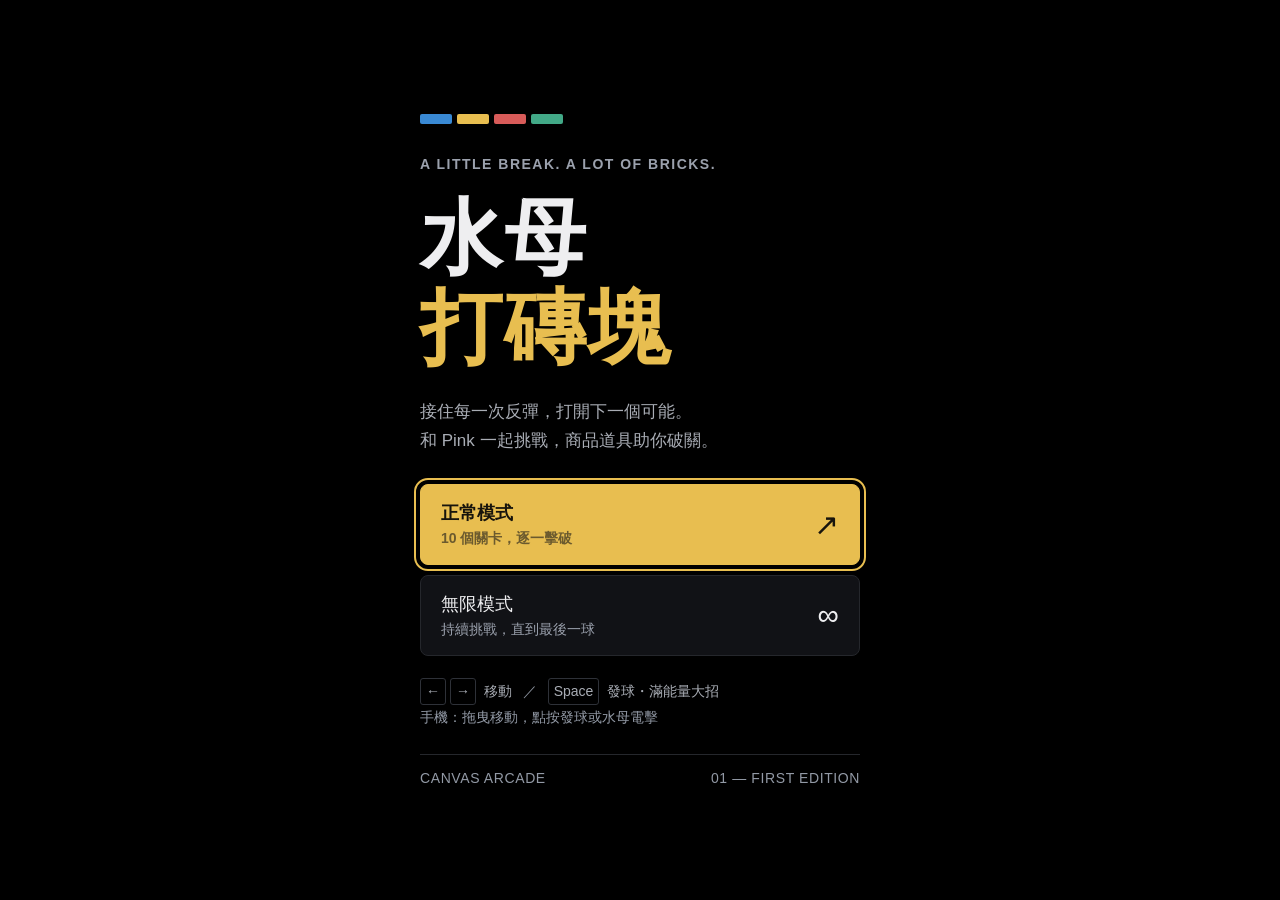
<file: index.html>
<!doctype html>
<html lang="zh-Hant">
<head>
  <meta charset="utf-8">
  <meta name="viewport" content="width=device-width, initial-scale=1, viewport-fit=cover">
  <meta name="theme-color" content="#000000">
  <link rel="icon" href="data:image/svg+xml,%3Csvg xmlns='http://www.w3.org/2000/svg' viewBox='0 0 32 32'%3E%3Cpath fill='%233989D4' d='M2 5h12v9H2z'/%3E%3Cpath fill='%23E8BE50' d='M18 5h12v9H18z'/%3E%3Cpath fill='%23D85B59' d='M2 18h12v9H2z'/%3E%3Cpath fill='%2342A987' d='M18 18h12v9H18z'/%3E%3C/svg%3E">
  <title>水母打磚塊</title>
  <link rel="stylesheet" href="style.css">
</head>
<body>
  <main class="app">
    <section id="home" class="home" aria-labelledby="home-title">
      <div class="brand-mark" aria-hidden="true"><i></i><i></i><i></i><i></i></div>
      <p class="eyebrow">A LITTLE BREAK. A LOT OF BRICKS.</p>
      <h1 id="home-title" aria-label="水母打磚塊">水母<br><span>打磚塊</span></h1>
      <p class="intro">接住每一次反彈，打開下一個可能。<br>和 Pink 一起挑戰，商品道具助你破關。</p>
      <div class="mode-buttons">
        <button id="normal-mode" class="mode primary"><span>正常模式<small>10 個關卡，逐一擊破</small></span><span aria-hidden="true">↗</span></button>
        <button id="infinite-mode" class="mode"><span>無限模式<small>持續挑戰，直到最後一球</small></span><span aria-hidden="true">∞</span></button>
      </div>
      <p class="home-controls"><kbd>←</kbd><kbd>→</kbd> 移動 <span>／</span> <kbd>Space</kbd> 發球・滿能量大招<br><span class="touch-hint">手機：拖曳移動，點按發球或水母電擊</span></p>
      <div class="home-footer"><span>CANVAS ARCADE</span><span>01 — FIRST EDITION</span></div>
    </section>

    <section id="game-screen" class="game-screen" hidden aria-label="遊戲">
      <header class="game-header">
        <div class="wordmark">水母打磚塊<span id="mode-label">正常模式</span></div>
        <button id="pause-button" class="icon-button" aria-label="暫停遊戲" title="暫停（Esc）">Ⅱ</button>
      </header>
      <div class="hud" aria-live="off">
        <div><span class="hud-label">關卡</span><strong id="level-value">01 <small>/ 10</small></strong></div>
        <div class="score-cell"><span class="hud-label">分數</span><strong id="score-value">000000</strong></div>
        <div class="lives-cell"><span class="hud-label">生命</span><strong id="lives-value" aria-label="3 條生命">● ● ●</strong></div>
      </div>
      <div class="play-layout">
      <div id="board-wrap" class="board-wrap">
        <canvas id="game-canvas" width="480" height="640" tabindex="0" aria-label="水母打磚塊遊戲區。方向鍵移動、空白鍵發球或滿能量時發動水母電擊、Esc 暫停；觸控拖曳移動。"></canvas>
        <div id="pickup-toast" class="pickup-toast" hidden aria-hidden="true"><span id="pickup-text"></span></div>
        <div id="overlay" class="overlay" hidden>
          <div class="dialog" role="dialog" aria-modal="true" aria-labelledby="dialog-title" aria-describedby="dialog-description">
            <p id="dialog-tag" class="eyebrow">TAKE A BREATH</p>
            <h2 id="dialog-title">遊戲暫停</h2>
            <p id="dialog-description"></p>
            <dl id="result-stats" class="result-stats" hidden></dl>
            <div id="dialog-actions" class="dialog-actions"></div>
            <a id="result-product-link" class="result-product-link primary" href="products.html" target="_blank" rel="noopener noreferrer" title="另開分頁查看商品與遊戲效果" hidden>了解這些獎勵道具</a>
          </div>
        </div>
      </div>
      <aside id="companion" class="companion" data-mood="idle" aria-label="Pink 水母應援區">
        <div class="companion-heading"><span class="companion-dot" aria-hidden="true"></span>應援夥伴 <strong>PINK</strong></div>
        <div class="companion-stage" aria-hidden="true">
          <div class="companion-halo"></div>
          <div class="companion-float"><img id="companion-image" class="companion-image" src="assets/pink/pink-idle.png" alt="" width="1024" height="1024" draggable="false"></div>
          <span class="companion-spark spark-one">✦</span><span class="companion-spark spark-two">✦</span>
        </div>
        <div class="companion-copy"><p id="companion-message" class="companion-message">準備好了嗎？一起加油！</p><p class="companion-caption">每一次反彈，都陪著你。</p></div>
        <div class="ultimate-panel">
          <div class="energy-heading"><span class="energy-label">水母能量</span><strong id="energy-value">0 / 25</strong></div>
          <div id="energy-meter" class="energy-meter" role="progressbar" aria-label="水母大招能量" aria-valuemin="0" aria-valuemax="25" aria-valuenow="0"><span id="energy-fill" class="energy-fill"></span></div>
          <p id="ultimate-status" class="ultimate-status">回擊＋1・商品＋5</p>
          <button id="ultimate-button" class="ultimate-button" disabled><span>水母電擊</span><small class="ultimate-key">SPACE</small></button>
        </div>
      </aside>
      </div>
      <footer class="game-footer">
        <div id="effects" class="effects" aria-label="生效中的道具"><span>準備好下一次反彈</span></div>
        <button id="launch-button" class="launch-button">發球 <span>SPACE ↗</span></button>
      </footer>
      <p id="status" class="sr-only" role="status" aria-live="polite"></p>
    </section>
  </main>
  <!-- Classic scripts support both file:// and HTTP. Keep dependency order. -->
  <script defer src="js/control-selection.js"></script>
  <script defer src="js/config.js"></script>
  <script defer src="js/levels.js"></script>
  <script defer src="js/powerups.js"></script>
  <script defer src="js/bricks.js"></script>
  <script defer src="js/physics.js"></script>
  <script defer src="js/ultimate.js"></script>
  <script defer src="js/game.js"></script>
  <script defer src="js/renderer.js"></script>
  <script defer src="js/input.js"></script>
  <script defer src="js/companion.js"></script>
  <script defer src="js/ui.js"></script>
  <script defer src="js/main.js"></script>
</body>
</html>
</file>
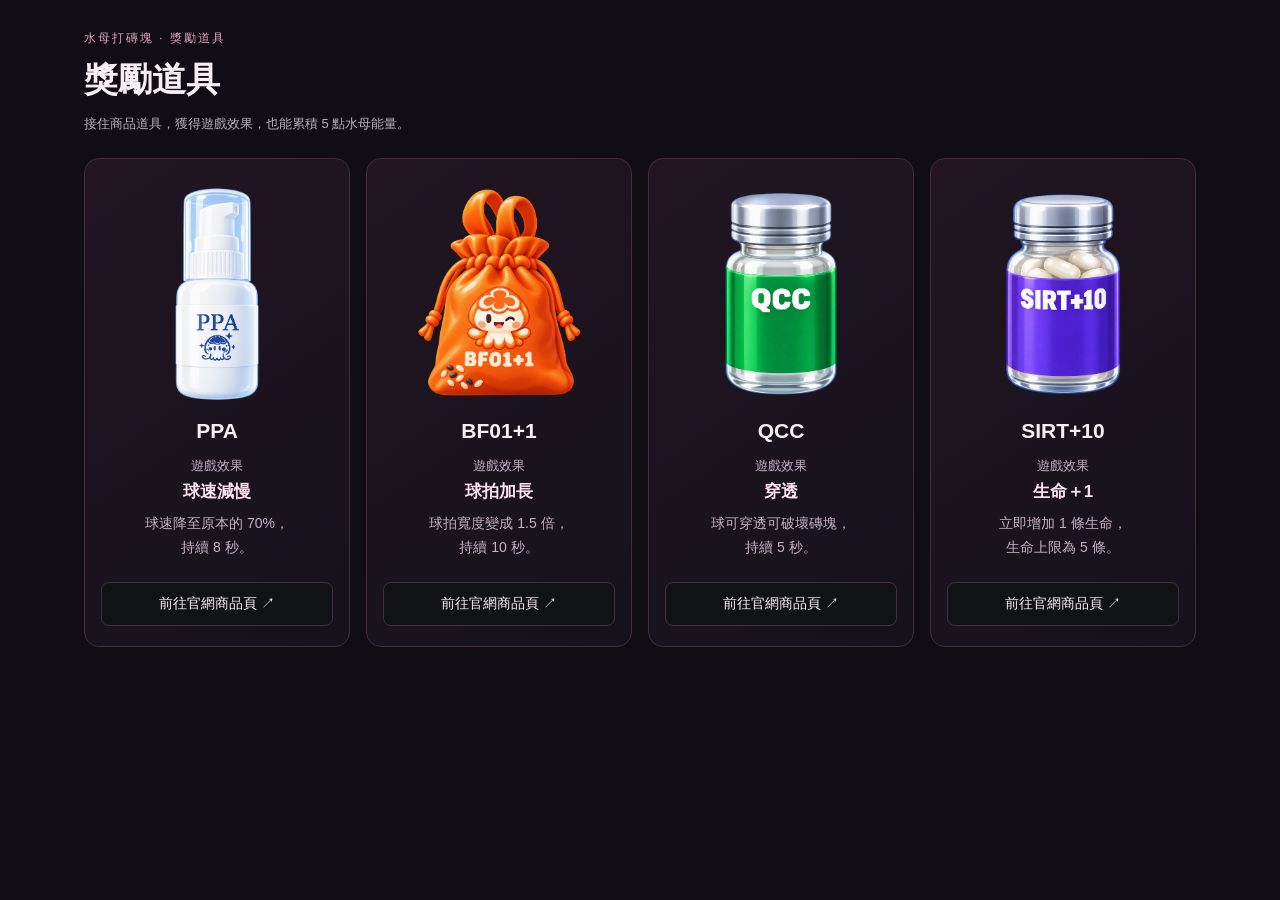
<file: products.html>
<!doctype html>
<html lang="zh-Hant">
<head>
  <meta charset="utf-8">
  <meta name="viewport" content="width=device-width, initial-scale=1">
  <title>獎勵道具</title>
  <link rel="icon" href="data:,">
  <style>
    :root { color-scheme: dark; font-family: "Segoe UI", "Noto Sans TC", Arial, sans-serif; color: #f8eff5; background: #100d14; }
    * { box-sizing: border-box; }
    body { margin: 0; }
    main { max-width: 1160px; margin: auto; padding: 30px 24px; }
    header { display: flex; justify-content: space-between; align-items: center; gap: 20px; margin-bottom: 22px; }
    .eyebrow { margin: 0; color: #dda4c0; font-size: 12px; letter-spacing: 2px; }
    h1 { margin: 10px 0; font-size: clamp(26px, 5vw, 34px); }
    .intro, .note { color: #b9acbc; line-height: 1.75; font-size: 13px; margin: 0; }
    .products { display: grid; grid-template-columns: repeat(4, minmax(0, 1fr)); gap: 16px; }
    figure { display: flex; flex-direction: column; margin: 0; border: 1px solid #422c3d; border-radius: 15px; background: linear-gradient(145deg, #211522, #15121c); padding: 20px 16px; text-align: center; }
    .portrait { height: 230px; display: grid; place-items: center; }
    .portrait img { width: 220px; height: 220px; max-width: 100%; object-fit: contain; }
    figcaption { margin: 10px 0 14px; font-size: 21px; font-weight: 600; }
    .effect { margin: 0 0 8px; font-size: 13px; color: #c4b0c4; }
    .effect b { display: block; margin-top: 5px; color: #ffe2f0; font-size: 17px; font-weight: 600; }
    .details { flex: 1; margin: 0 0 22px; color: #c4b0c4; font-size: 14px; line-height: 1.75; }
    .product-link { display: grid; place-items: center; min-height: 44px; padding: 10px 8px; border: 1px solid #422c3d; border-radius: 8px; color: #f8eff5; background: #111216; font-size: 14px; line-height: 1.5; text-decoration: none; }
    .product-link:focus { color: #17140c; background: #e8be50; border-color: #e8be50; }
    .product-link:focus-visible { outline: 2px solid #e8be50; outline-offset: 4px; }
    @media(max-width: 900px) { .products { grid-template-columns: repeat(2, minmax(0, 1fr)); } }
    @media(max-width: 420px) { main { padding: 24px 12px; } .products { gap: 10px; } figure { padding: 14px 10px; } .portrait { height: 160px; } .portrait img { width: 150px; height: 150px; } .product-link { font-size: 12px; } .details { font-size: 13px; } .eyebrow { font-size: 10px; letter-spacing: 1px; } }
  </style>
  <script defer src="js/control-selection.js"></script>
</head>
<body>
  <main>
    <header><div><p class="eyebrow">水母打磚塊 · 獎勵道具</p><h1>獎勵道具</h1><p class="intro">接住商品道具，獲得遊戲效果，也能累積 5 點水母能量。</p></div></header>
    <section class="products" aria-label="四款獎勵道具與官網商品連結">
      <figure><div class="portrait"><img src="assets/products/ppa-sample-v1.png" alt="PPA 白色按壓瓶遊戲道具" width="1254" height="1254"></div><figcaption>PPA</figcaption><p class="effect">遊戲效果<b>球速減慢</b></p><p class="details">球速降至原本的 70%，<br>持續 8 秒。</p><a class="product-link" href="https://www.012s.com.tw/products/ppa1-%E7%9A%AE%E8%86%9A%E5%95%8F%E9%A1%8C%E5%B0%88%E7%94%A8" target="_blank" rel="noopener noreferrer" aria-label="前往 PPA 官網商品頁（另開分頁）">前往官網商品頁 ↗</a></figure>
      <figure><div class="portrait"><img src="assets/products/bf01-plus1-sample-v1.png" alt="BF01+1 橘色束口袋遊戲道具" width="1254" height="1254"></div><figcaption>BF01+1</figcaption><p class="effect">遊戲效果<b>球拍加長</b></p><p class="details">球拍寬度變成 1.5 倍，<br>持續 10 秒。</p><a class="product-link" href="https://www.012s.com.tw/products/bf01" target="_blank" rel="noopener noreferrer" aria-label="前往 BF01 官網商品頁（另開分頁）">前往官網商品頁 ↗</a></figure>
      <figure><div class="portrait"><img src="assets/products/qcc-sample-v1.png" alt="QCC 綠色瓶裝遊戲道具" width="1254" height="1254"></div><figcaption>QCC</figcaption><p class="effect">遊戲效果<b>穿透</b></p><p class="details">球可穿透可破壞磚塊，<br>持續 5 秒。</p><a class="product-link" href="https://www.012s.com.tw/products/qcc3%E4%BB%B6%E7%B5%84" target="_blank" rel="noopener noreferrer" aria-label="前往 QCC 官網商品頁（另開分頁）">前往官網商品頁 ↗</a></figure>
      <figure><div class="portrait"><img src="assets/products/sirt-plus10-sample-v1.png" alt="SIRT+10 紫色瓶裝遊戲道具" width="1254" height="1254"></div><figcaption>SIRT+10</figcaption><p class="effect">遊戲效果<b>生命＋1</b></p><p class="details">立即增加 1 條生命，<br>生命上限為 5 條。</p><a class="product-link" href="https://www.012s.com.tw/products/sirt8-1" target="_blank" rel="noopener noreferrer" aria-label="前往 SIRT 官網商品頁（另開分頁）">前往官網商品頁 ↗</a></figure>
    </section>
  </main>
</body>
</html>
</file>
<file: style.css>
:root {
  color-scheme: dark; font-family: "Segoe UI", "Noto Sans TC", Arial, sans-serif;
  color: #eeeef0; background: #000; --muted: #9ba1ad; --line: #25272c; --yellow: #e8be50;
  /* Adjust the overall interface here. Canvas text lives in CONFIG.visuals.fonts. */
  --font-scale: 1;
  --font-small: calc(14px * var(--font-scale));
  --font-body: calc(17px * var(--font-scale));
  --font-button: calc(18px * var(--font-scale));
  --font-brand: calc(18px * var(--font-scale));
  --font-hud: calc(30px * var(--font-scale));
  --font-hud-secondary: calc(18px * var(--font-scale));
  --font-hud-compact: calc(24px * var(--font-scale));
  --font-dialog-title: calc(32px * var(--font-scale));
  --font-home-title: clamp(calc(56px * var(--font-scale)), calc(10vw * var(--font-scale)), calc(82px * var(--font-scale)));
}
* { box-sizing: border-box; }
body { margin: 0; overflow: hidden; overscroll-behavior: none; }
button { font: inherit; color: inherit; cursor: pointer; border: 1px solid var(--line); background: #111216; border-radius: 8px; }
/* Focus is the single selection shared by mouse, touch and keyboard. */
button:not(:disabled):focus, .dialog-actions .result-product-link:focus { background: var(--yellow); color: #17140c; border-color: var(--yellow); }
button:focus-visible, canvas:focus-visible, .result-product-link:focus-visible { outline: 2px solid var(--yellow); outline-offset: 4px; }
button:disabled { cursor: default; opacity: .45; }
button[hidden], [hidden] { display: none !important; }
.app { height: 100vh; height: 100dvh; display: grid; place-items: center; padding: max(16px, env(safe-area-inset-top)) max(16px, env(safe-area-inset-right)) max(16px, env(safe-area-inset-bottom)) max(16px, env(safe-area-inset-left)); }
.home { width: min(440px, 100%); }
.brand-mark { display: flex; gap: 5px; margin-bottom: 32px; }
.brand-mark i { height: 10px; width: 32px; border-radius: 2px; background: #3989d4; }
.brand-mark i:nth-child(2) { background: #e8be50; }
.brand-mark i:nth-child(3) { background: #d85b59; }
.brand-mark i:nth-child(4) { background: #42a987; }
.eyebrow { color: var(--muted); font-size: var(--font-small); letter-spacing: 1.5px; font-weight: 600; margin: 0; }
h1 { font-size: var(--font-home-title); letter-spacing: 2px; line-height: 1.1; font-weight: 800; margin: 21px 0 25px; }
h1 > span { color: var(--yellow); }
.intro { color: #a9adb5; font-size: var(--font-body); line-height: 1.7; margin: 0 0 28px; }
.mode-buttons { display: grid; gap: 10px; }
.mode { display: flex; align-items: center; justify-content: space-between; padding: 16px 20px; text-align: left; font-size: var(--font-button); }
.mode small { display: block; font-size: var(--font-small); color: var(--muted); margin-top: 5px; }
.mode > span:last-child { font-size: var(--font-hud); font-weight: 400; }
.primary { font-weight: 650; }
.mode:focus small { color: #6b5a2e; }
.home-controls { color: #a9adb5; line-height: 1.8; font-size: var(--font-small); margin: 22px 0 0; }
.home-controls > span { color: #9299a5; margin: 0 7px; }
.home-controls .touch-hint { margin: 0; }
kbd { display: inline-block; min-width: 26px; padding: 0 5px; text-align: center; font-size: var(--font-small); font-family: inherit; border: 1px solid #2e3138; border-radius: 3px; margin-right: 4px; }
.home-footer { border-top: 1px solid var(--line); padding-top: 15px; margin-top: 24px; display: flex; justify-content: space-between; gap: 8px; color: #9299a5; font-size: var(--font-small); letter-spacing: .6px; }
.game-screen { width: min(740px, 100%, calc((100dvh - 236px - env(safe-area-inset-top) - env(safe-area-inset-bottom)) * .75 + 240px)); container-type: inline-size; }
.game-screen > .game-header, .game-screen > .hud, .game-screen > .game-footer { width: calc(100% - 240px); }
.play-layout { display: grid; grid-template-columns: minmax(0, 1fr) 220px; gap: 20px; align-items: center; }
.companion { position: relative; padding: 24px 12px; border: 1px solid #422736; border-radius: 18px; background: linear-gradient(160deg, #23121e, #100e17 75%); text-align: center; }
.companion-heading { color: #e9b8d0; font-size: 12px; letter-spacing: 1px; }
.companion-heading strong { margin-left: 8px; font-weight: 600; }
.companion-dot { display: inline-block; width: 6px; height: 6px; margin-right: 6px; border-radius: 50%; background: #ff88bd; box-shadow: 0 0 10px #ff88bd66; }
.companion-stage { position: relative; margin: 20px -4px 12px; aspect-ratio: 1; }
.companion-halo { position: absolute; inset: 10%; border-radius: 50%; background: radial-gradient(circle, #fd64aa26, #fd64aa00 70%); }
.companion-float { position: relative; width: 100%; height: 100%; animation: pink-float 3.6s ease-in-out infinite; }
.companion-image { display: block; width: 100%; height: 100%; object-fit: contain; user-select: none; -webkit-user-drag: none; }
.companion-message { min-height: 3em; margin: 0; color: #ffe4ef; font-size: 16px; line-height: 1.6; text-wrap: balance; }
.companion-caption { margin: 12px 0 0; color: #b99bab; font-size: 12px; line-height: 1.6; }
.companion-spark { position: absolute; color: #ffcbdc; opacity: 0; pointer-events: none; }
.spark-one { top: 8%; left: 8%; font-size: 24px; }
.spark-two { top: 26%; right: 4%; font-size: 16px; }
.companion[data-mood="cheer"] .companion-image { animation: pink-cheer .65s ease-in-out 2; }
.companion[data-mood="cheer"] .companion-spark { animation: pink-spark 1.2s ease-in-out infinite; }
.companion[data-mood="cheer"] .spark-two { animation-delay: .3s; }
.companion[data-mood="oops"] .companion-image { animation: pink-oops .65s ease-out; }
.companion[data-paused="true"] *, .companion[data-paused="true"] *::before { animation-play-state: paused !important; }
@keyframes pink-float { 0%, 100% { transform: translateY(3px); } 50% { transform: translateY(-5px); } }
@keyframes pink-cheer { 0%, 100% { transform: translateY(0) rotate(0); } 35% { transform: translateY(-10px) rotate(-4deg); } 70% { transform: translateY(-4px) rotate(4deg); } }
@keyframes pink-oops { 0%, 100% { transform: translateX(0); } 25% { transform: translateX(-5px) rotate(-3deg); } 55% { transform: translateX(5px) rotate(3deg); } }
@keyframes pink-spark { 0%, 100% { opacity: 0; transform: scale(.6); } 45% { opacity: .85; transform: scale(1); } }
@media (prefers-reduced-motion: reduce) { .companion * { animation: none !important; } }
@media (max-width: 620px) {
  .game-screen { width: min(480px, 100%, calc((100dvh - 312px - env(safe-area-inset-top) - env(safe-area-inset-bottom)) * .75)); }
  .game-screen > .game-header, .game-screen > .hud, .game-screen > .game-footer { width: 100%; }
  .play-layout { display: flex; flex-direction: column-reverse; gap: 12px; }
  .companion { display: flex; align-items: center; width: 100%; height: 64px; padding: 4px 10px; border-radius: 10px; gap: 8px; text-align: left; }
  .companion-heading, .companion-caption { display: none; }
  .companion-stage { flex: 0 0 56px; height: 56px; margin: 0; }
  .companion-message { min-height: 0; font-size: 13px; }
}
.game-header { height: 44px; display: flex; justify-content: space-between; align-items: center; gap: 10px; margin-bottom: 14px; }
.wordmark { font-size: var(--font-brand); letter-spacing: 1px; font-weight: 750; }
.wordmark span { font-size: var(--font-small); letter-spacing: 0; font-weight: 400; color: var(--muted); margin-left: 10px; }
.icon-button { flex: 0 0 42px; width: 42px; height: 42px; font-size: var(--font-hud-compact); }
.hud { display: grid; grid-template-columns: auto minmax(0, 1fr) auto; gap: 12px; margin-bottom: 14px; }
.hud-label { font-size: var(--font-small); display: block; color: var(--muted); margin-bottom: 6px; }
.hud strong { font-size: var(--font-hud); font-variant-numeric: tabular-nums; font-weight: 550; letter-spacing: .3px; white-space: nowrap; }
.hud small { font-size: var(--font-hud-secondary); color: #949ba7; font-weight: 400; }
.score-cell { text-align: center; }
.lives-cell { text-align: right; }
.lives-cell strong { color: var(--yellow); font-size: var(--font-hud-secondary); letter-spacing: 1px; line-height: 36px; }
.board-wrap { width: 100%; aspect-ratio: 3 / 4; position: relative; border: 1px solid var(--line); border-radius: 10px; overflow: hidden; background: #000; }
canvas { width: 100%; height: 100%; display: block; touch-action: none; }
.game-footer { display: flex; align-items: center; justify-content: space-between; min-height: 64px; gap: 8px; }
.effects { display: flex; align-items: center; flex-wrap: wrap; gap: 5px; color: #a0a7b3; font-size: var(--font-small); }
.effect-chip { border: 1px solid #303844; padding: 4px 6px; border-radius: 4px; color: #b7cbdc; font-variant-numeric: tabular-nums; }
.effect-chip.negative { color: #dfa3a0; border-color: #493130; }
.launch-button { padding: 10px 14px; font-size: var(--font-button); white-space: nowrap; }
.launch-button span { font-size: var(--font-small); margin-left: 8px; color: var(--muted); }
.launch-button:focus span { color: #6b5a2e; }
.overlay { position: absolute; inset: 0; background: #000c; display: grid; place-items: center; padding: 20px; }
.pickup-toast { position: absolute; z-index: 1; top: 45px; left: 50%; transform: translateX(-50%); max-width: calc(100% - 20px); padding: 9px 14px; border: 1px solid #517e70; border-radius: 8px; background: #10251fed; color: #d3f6e6; font-size: 15px; line-height: 1.4; text-align: center; pointer-events: none; }
.pickup-toast.negative { border-color: #8a5354; background: #2d171aed; color: #ffd5d1; }
.overlay { z-index: 2; }
.dialog { width: min(360px, 100%); max-height: 100%; overflow-y: auto; text-align: center; padding: 25px 22px; border: 1px solid #35383f; border-radius: 12px; background: #0c0d10; }
.dialog .eyebrow { font-size: var(--font-small); letter-spacing: 1.5px; }
.dialog h2 { font-size: var(--font-dialog-title); font-weight: 550; margin: 16px 0 12px; }
.dialog > p:not(.eyebrow) { color: #a3aab5; font-size: var(--font-body); line-height: 1.6; }
.dialog-actions { display: grid; gap: 8px; margin-top: 22px; }
.dialog-actions button { padding: 11px; font-size: var(--font-button); }
.dialog-actions .result-product-link { display: block; padding: 11px; border: 1px solid var(--line); background: #111216; color: inherit; border-radius: 8px; font: inherit; font-size: var(--font-button); font-weight: 650; text-decoration: none; }
.result-stats { margin: 23px 0; text-align: left; display: grid; grid-template-columns: 1fr auto; gap: 13px; font-size: var(--font-body); }
.result-stats dt { color: #8e95a0; }
.result-stats dd { margin: 0; font-variant-numeric: tabular-nums; }
.sr-only { position: absolute; width: 1px; height: 1px; padding: 0; margin: -1px; overflow: hidden; clip: rect(0,0,0,0); white-space: nowrap; border: 0; }
@media (max-height: 720px) { .brand-mark { margin-bottom: 12px; } h1 { font-size: calc(56px * var(--font-scale)); margin: 12px 0 16px; } h1 > b { margin-top: 12px; } .intro { margin-bottom: 14px; } .mode { padding: 10px 14px; } .home-controls { margin-top: 12px; } .home-footer { margin-top: 12px; padding-top: 10px; } }
@media (max-width: 400px) { .app { padding-left: 12px; padding-right: 12px; } }
@media (max-width: 400px) and (max-height: 720px) { .home h1 { font-size: calc(48px * var(--font-scale)); margin: 10px 0 12px; } }
@container (max-width: 350px) {
  .wordmark { font-size: calc(16px * var(--font-scale)); letter-spacing: .6px; }
  .wordmark span { display: block; margin: 3px 0 0; }
  .hud { gap: 8px; }
  .hud strong { font-size: var(--font-hud-compact); }
  .hud small { font-size: calc(16px * var(--font-scale)); }
  .lives-cell strong { font-size: calc(16px * var(--font-scale)); letter-spacing: 0; line-height: 29px; }
  .launch-button span { display: none; }
  .overlay { position: fixed; z-index: 10; inset: 12px; padding: 10px; }
  .dialog { padding: 16px; }
}
@media (max-height: 520px) {
  .home { max-width: 560px; }
  .brand-mark, .home-footer, .intro, .home-controls { display: none; }
  .mode-buttons { grid-template-columns: 1fr 1fr; }
  .dialog { padding: 12px; }
  .dialog-actions { margin-top: 12px; gap: 6px; }
  .dialog-actions button, .dialog-actions .result-product-link { padding: 8px; }
  .dialog h2 { margin: 8px 0; }
  .result-stats { margin: 12px 0; gap: 6px; }
}
@media (max-height: 520px) and (orientation: landscape) {
  .game-screen { width: min(900px, 100%); display: grid; grid-template-columns: minmax(140px, 1fr) calc((100dvh - 64px) * .75) 112px; grid-template-rows: auto 1fr auto; gap: 12px; }
  .game-screen > .game-header, .game-screen > .hud, .game-screen > .game-footer { width: 100%; }
  .play-layout { display: contents; }
  .companion { grid-column: 3; grid-row: 1 / 4; display: block; align-self: center; height: auto; padding: 14px 6px; }
  .companion-heading { display: block; font-size: 10px; letter-spacing: 0; }
  .companion-heading strong { margin-left: 4px; }
  .companion-stage { height: auto; margin: 12px 0; }
  .companion-message { min-height: 0; font-size: 13px; }
  .companion-caption { display: none; }
  .hud { gap: 6px; }
  .hud strong { font-size: var(--font-hud-compact); }
  .hud small, .lives-cell strong { font-size: 14px; }
  .launch-button span { display: none; }
  .game-header { grid-column: 1; margin-bottom: 0; }
  .hud { grid-column: 1; align-self: start; margin-bottom: 0; }
  .board-wrap { grid-column: 2; grid-row: 1 / 4; }
  .game-footer { grid-column: 1; align-self: end; }
  .wordmark span { display: block; margin: 3px 0 0; }
  .overlay { position: fixed; z-index: 10; inset: 12px; }
}

/* Pink's skill controls stay beside the board, with a compact touch layout. */
.companion-stage { height: clamp(64px, calc(100dvh - 570px), 196px); aspect-ratio: auto; }
.ultimate-panel { margin-top: 18px; padding-top: 16px; border-top: 1px solid #493044; text-align: left; }
.energy-heading { display: flex; align-items: center; justify-content: space-between; gap: 6px; font-size: 12px; color: #c6acbf; }
.energy-heading strong { color: #f8d5eb; font-weight: 600; font-variant-numeric: tabular-nums; white-space: nowrap; }
.energy-meter { height: 9px; margin-top: 8px; border-radius: 8px; overflow: hidden; background: #352335; border: 1px solid #543449; }
.energy-fill { display: block; width: 0; height: 100%; border-radius: inherit; background: linear-gradient(90deg, #e6559d, #ffb5de); transition: width .18s ease; }
.ultimate-status { margin: 9px 0; min-height: 2.8em; color: #c8a8bf; font-size: 12px; line-height: 1.4; }
.ultimate-button { display: flex; width: 100%; align-items: center; justify-content: space-between; gap: 5px; padding: 10px; font-size: 14px; white-space: nowrap; }
.ultimate-key { font-size: 10px; letter-spacing: .6px; opacity: .75; }
.companion[data-ready="true"] .energy-fill { background: linear-gradient(90deg, #fa65ba, #ffe3ac); }
.companion[data-ready="true"] .ultimate-button:not(:disabled) { font-weight: 650; animation: pink-ready 2.4s ease-in-out infinite; }
.companion[data-mood="cast"] .companion-image { animation: pink-cast .9s ease-in-out infinite; }
.companion[data-mood="cast"] .companion-halo { background: radial-gradient(circle, #ff82d55e, #be7bff00 72%); }
.companion[data-mood="cast"] .companion-spark { opacity: .8; color: #f8caff; }
@keyframes pink-ready { 0%, 100% { box-shadow: 0 0 0 #ff84ce00; } 50% { box-shadow: 0 0 14px #ff84ce35; } }
@keyframes pink-cast { 0%, 100% { transform: translateY(-3px) scale(1.01); } 50% { transform: translateY(-7px) scale(1.04); } }
@media (max-height: 740px) and (min-width: 621px) {
  .companion { padding: 16px 12px; }
  .companion-caption { display: none; }
  .companion-stage { margin-top: 12px; margin-bottom: 8px; }
  .companion-message { min-height: 0; font-size: 14px; }
  .ultimate-panel { margin-top: 12px; padding-top: 12px; }
  .ultimate-status { min-height: 0; }
}
@media (max-width: 620px) {
  .game-screen { width: min(480px, 100%, calc((100dvh - 336px - env(safe-area-inset-top) - env(safe-area-inset-bottom)) * .75)); }
  .companion { display: grid; grid-template-columns: 56px minmax(0, 1fr); height: 88px; padding: 6px 10px; gap: 4px 8px; }
  .companion-stage { grid-column: 1; grid-row: 1 / 3; width: 56px; height: 64px; margin: 0; }
  .companion-copy { grid-column: 2; grid-row: 1; }
  .companion-message { font-size: 12px; line-height: 1.4; }
  .ultimate-panel { grid-column: 2; grid-row: 2; display: grid; grid-template-columns: minmax(0, 1fr) auto; gap: 3px 6px; margin: 0; padding: 0; border: 0; }
  .energy-heading { grid-column: 1; grid-row: 1; font-size: 10px; }
  .energy-label, .ultimate-status, .ultimate-key { display: none; }
  .energy-meter { grid-column: 1; grid-row: 2; height: 6px; margin: 0; }
  .ultimate-button { grid-column: 2; grid-row: 1 / 3; align-self: center; justify-content: center; width: auto; padding: 7px 6px; font-size: 11px; }
}
@media (max-height: 520px) and (orientation: landscape) {
  .game-screen { width: min(900px, 100%); }
  .companion { display: block; height: auto; padding: 12px 6px; }
  .companion-heading { display: none; }
  .companion-stage { width: 100%; height: 64px; margin: 0 0 8px; }
  .companion-message { font-size: 11px; line-height: 1.4; }
  .ultimate-panel { display: block; margin-top: 8px; padding-top: 8px; border-top: 1px solid #493044; }
  .energy-heading { font-size: 10px; }
  .energy-label { display: inline; }
  .energy-meter { margin-top: 6px; height: 6px; }
  .ultimate-status, .ultimate-key { display: none; }
  .ultimate-button { width: 100%; margin-top: 8px; padding: 7px 4px; font-size: 12px; justify-content: center; }
}
@media (prefers-reduced-motion: reduce) { .energy-fill { transition: none; } }
@container (max-width: 240px) {
  .energy-heading { font-size: 9px; }
  .ultimate-button { padding: 7px 4px; font-size: 10px; }
  .companion-message { font-size: 11px; }
}
</file>
